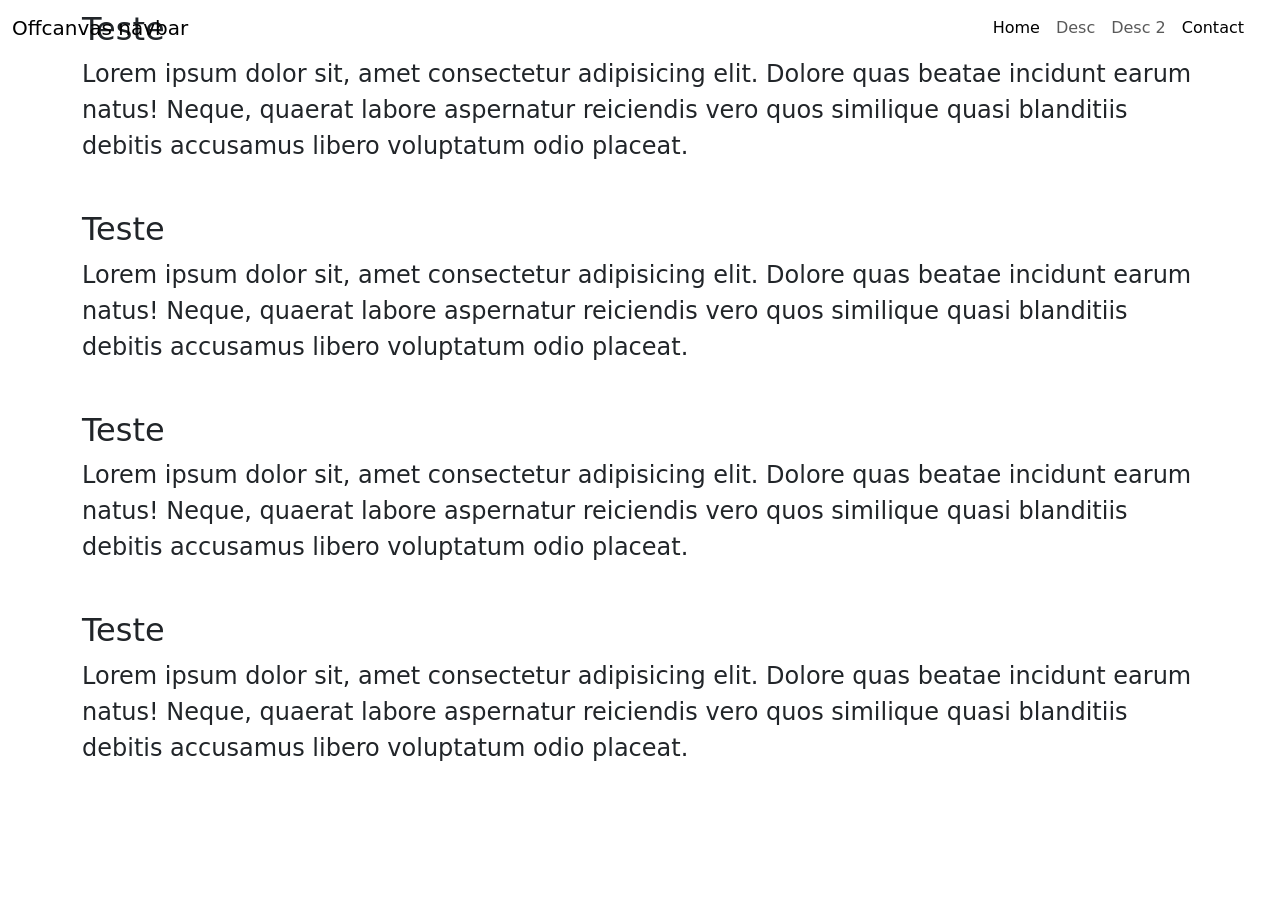
<file: index.html>
<!DOCTYPE html>
<html lang="pt-BR">
<head>
    <meta charset="UTF-8">
    <meta name="viewport" content="width=device-width, initial-scale=1.0">
    <title>Tde Front-End</title>
    <!-- Styles do código com CDN do Bootstrap -->
    <link rel="stylesheet" href="./style/style.css">
    <link href="https://cdn.jsdelivr.net/npm/bootstrap@5.3.8/dist/css/bootstrap.min.css" rel="stylesheet" integrity="sha384-sRIl4kxILFvY47J16cr9ZwB07vP4J8+LH7qKQnuqkuIAvNWLzeN8tE5YBujZqJLB" crossorigin="anonymous">
</head>
<body>
    <header>
        <nav class="navbar navbar-expand-lg fixed-top light-bg">
  <div class="container-fluid">
    <a class="navbar-brand" href="#">Offcanvas navbar</a>
    <button class="navbar-toggler" type="button" data-bs-toggle="offcanvas" data-bs-target="#offcanvasNavbar" aria-controls="offcanvasNavbar">
      <span class="navbar-toggler-icon"></span>
    </button>
    <div class="offcanvas offcanvas-end" tabindex="-1" id="offcanvasNavbar" aria-labelledby="offcanvasNavbarLabel">
      <div class="offcanvas-header">
        <h5 class="offcanvas-title" id="offcanvasNavbarLabel">Offcanvas</h5>
        <button type="button" class="btn-close" data-bs-dismiss="offcanvas" aria-label="Close"></button>
      </div>
      <div class="offcanvas-body">
        <ul class="navbar-nav justify-content-end flex-grow-1 pe-3">
          <li class="nav-item">
            <a class="nav-link active" aria-current="page" href="#">Home</a>
          </li>
          <li class="nav-item">
            <a class="nav-link" href="#">Desc</a>
          </li>
          <li class="nav-item">
            <a class="nav-link" href="#">Desc 2</a>
          </li>
          <li class="nav-item">
            <a class="nav-link active" aria-current="page" href="#">Contact</a>
          </li>
        </ul>
      </div>
    </div>
  </div>
</nav>
    </header>

    <main class="container">
        <section class="content">
            <h2>Teste</h2>
            <p>Lorem ipsum dolor sit, amet consectetur adipisicing elit. Dolore quas beatae incidunt earum natus! Neque, quaerat labore aspernatur reiciendis vero quos similique quasi blanditiis debitis accusamus libero voluptatum odio placeat.</p>
        </section>

        <section class="content">
            <h2>Teste</h2>
            <p>Lorem ipsum dolor sit, amet consectetur adipisicing elit. Dolore quas beatae incidunt earum natus! Neque, quaerat labore aspernatur reiciendis vero quos similique quasi blanditiis debitis accusamus libero voluptatum odio placeat.</p>
        </section>

        <section class="content">
            <h2>Teste</h2>
            <p>Lorem ipsum dolor sit, amet consectetur adipisicing elit. Dolore quas beatae incidunt earum natus! Neque, quaerat labore aspernatur reiciendis vero quos similique quasi blanditiis debitis accusamus libero voluptatum odio placeat.</p>
        </section>

        <section class="content">
            <h2>Teste</h2>
            <p>Lorem ipsum dolor sit, amet consectetur adipisicing elit. Dolore quas beatae incidunt earum natus! Neque, quaerat labore aspernatur reiciendis vero quos similique quasi blanditiis debitis accusamus libero voluptatum odio placeat.</p>
        </section>
    </main>

    <footer>

    </footer>
    <!-- Bootstrap Javascript -->
    <script src="https://cdn.jsdelivr.net/npm/@popperjs/core@2.11.8/dist/umd/popper.min.js" integrity="sha384-I7E8VVD/ismYTF4hNIPjVp/Zjvgyol6VFvRkX/vR+Vc4jQkC+hVqc2pM8ODewa9r" crossorigin="anonymous"></script>
    <script src="https://cdn.jsdelivr.net/npm/bootstrap@5.3.8/dist/js/bootstrap.min.js" integrity="sha384-G/EV+4j2dNv+tEPo3++6LCgdCROaejBqfUeNjuKAiuXbjrxilcCdDz6ZAVfHWe1Y" crossorigin="anonymous"></script>
</body>
</html>
</file>
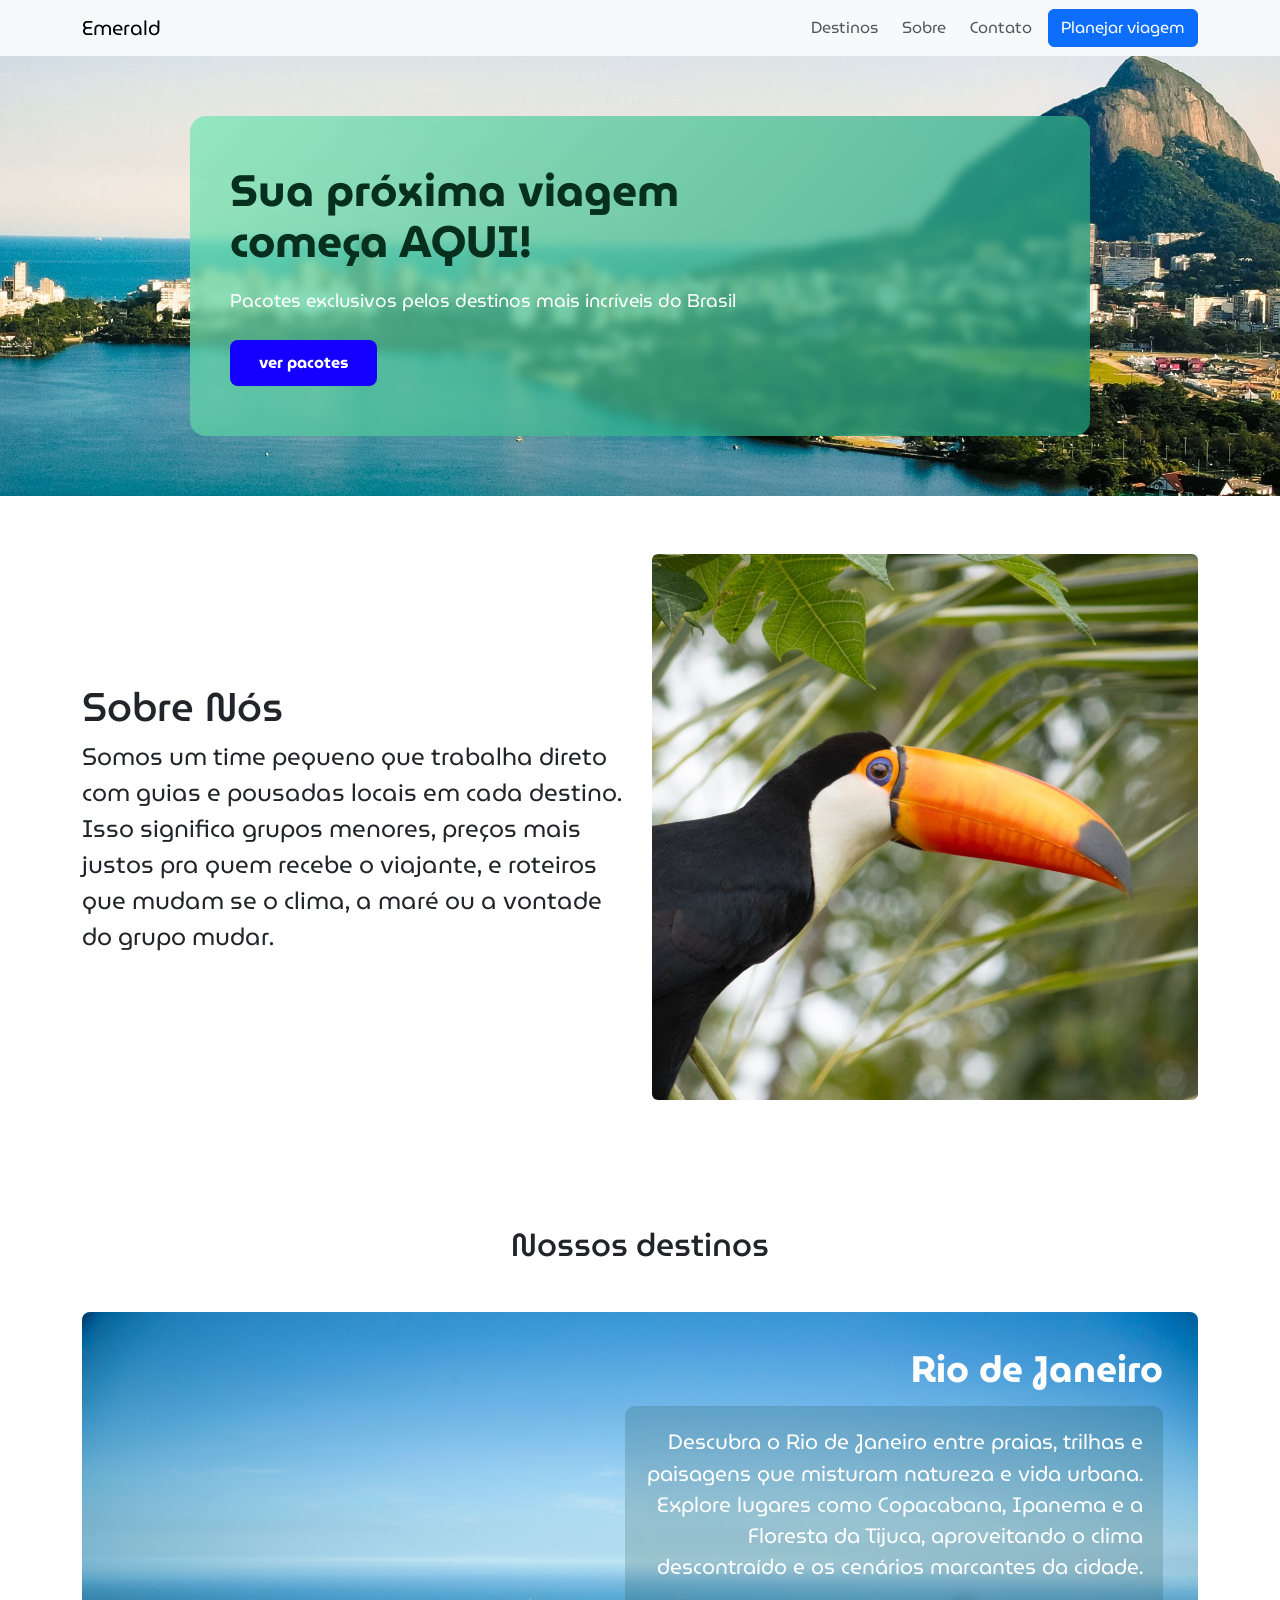
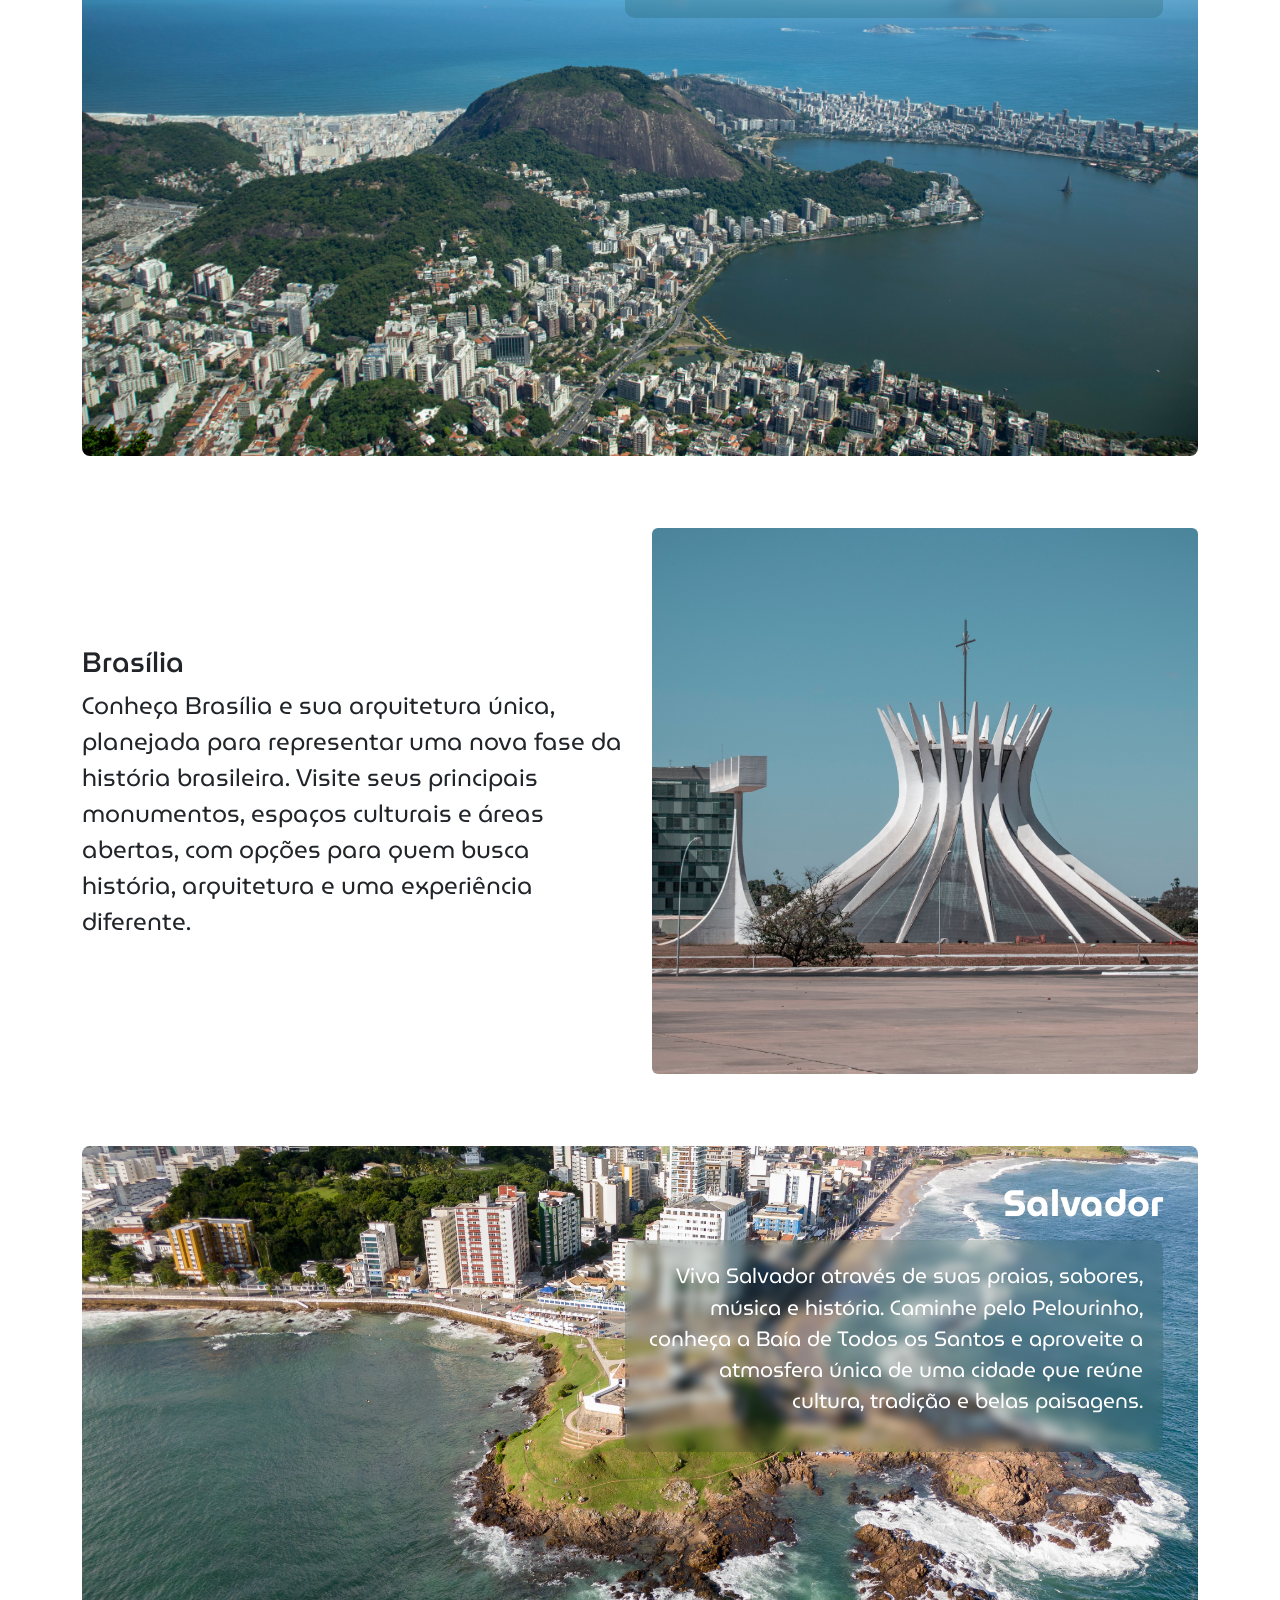
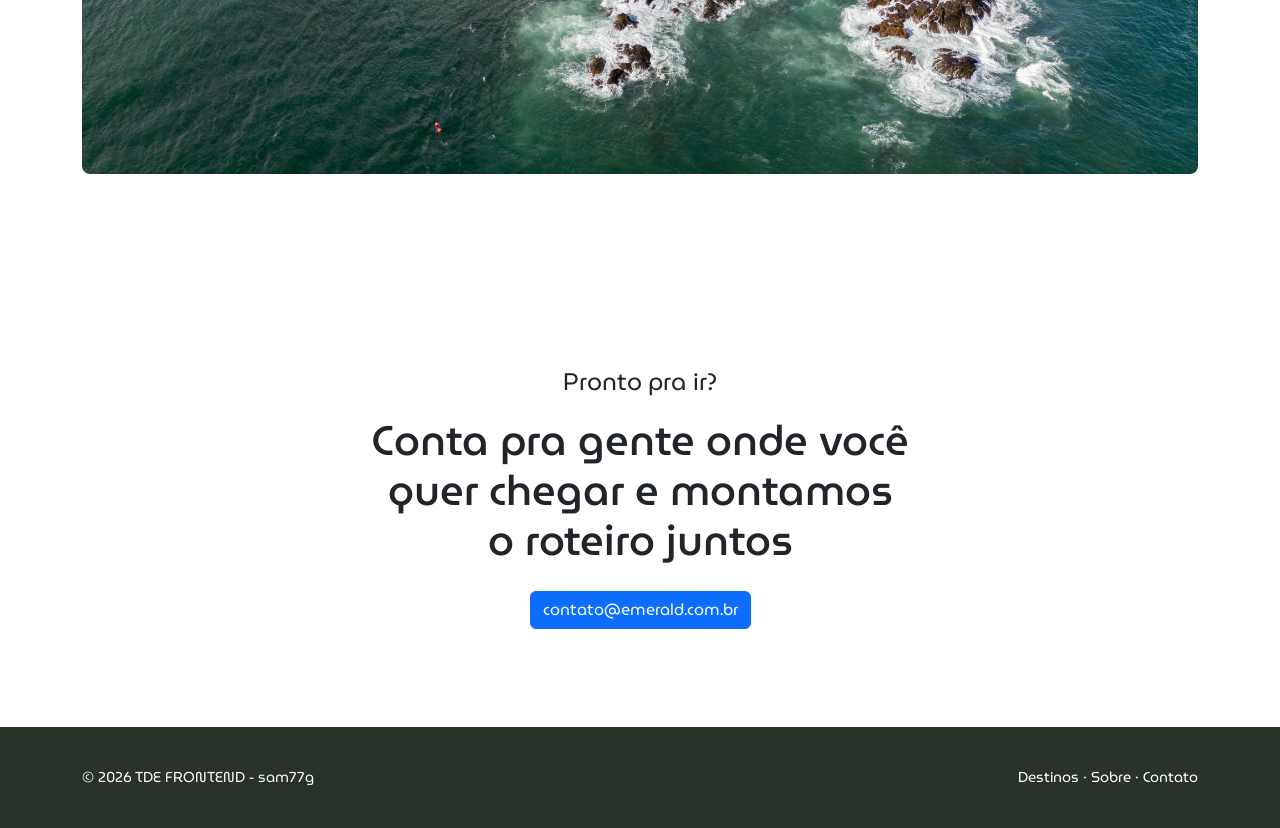
<file: docs/index.html>
<!DOCTYPE html>
<html lang="pt-BR">

<head>
  <meta charset="UTF-8">
  <meta name="viewport" content="width=device-width, initial-scale=1.0">
  <title>Tde Front-End</title>
  <!-- main css -->
  <link rel="stylesheet" href="./style/style.css">
  <!-- Styles from Bootstrap -->
  <link rel="stylesheet" href="https://cdn.jsdelivr.net/npm/bootstrap-icons@1.13.1/font/bootstrap-icons.min.css">
  <link href="https://cdn.jsdelivr.net/npm/bootstrap@5.3.8/dist/css/bootstrap.min.css" rel="stylesheet"
    integrity="sha384-sRIl4kxILFvY47J16cr9ZwB07vP4J8+LH7qKQnuqkuIAvNWLzeN8tE5YBujZqJLB" crossorigin="anonymous">
</head>

<body>

  <nav class="navbar navbar-expand-lg sticky-top bg-light">
    <div class="container">
      <a class="navbar-brand brand" href="#">Emerald</a>
      <button class="navbar-toggler" type="button" data-bs-toggle="offcanvas" data-bs-target="#menu"
        aria-controls="menu">
        <span class="navbar-toggler-icon"></span>
      </button>
      <div class="offcanvas offcanvas-end" tabindex="-1" id="menu">
        <div class="offcanvas-header">
          <span class="brand">Emerald</span>
          <button type="button" class="btn-close" data-bs-dismiss="offcanvas"></button>
        </div>
        <div class="offcanvas-body">
          <ul class="navbar-nav ms-auto align-items-lg-center gap-lg-2">
            <li class="nav-item"><a class="nav-link" href="#destinos">Destinos</a></li>
            <li class="nav-item"><a class="nav-link" href="#sobre">Sobre</a></li>
            <li class="nav-item"><a class="nav-link" href="#contato">Contato</a></li>
            <li class="nav-item"><a class="btn btn-primary mt-2 mt-lg-0" href="#contato">Planejar viagem</a></li>
          </ul>
        </div>
      </div>
    </div>
  </nav>


  <!-- Hero -->
  <section class="hero-section">
    <div class="hero-bg"></div>
    <div class="container">
      <div class="hero-card">
        <h1 class="fw-bold">Sua próxima viagem<br>começa AQUI!</h1>
        <p>Pacotes exclusivos pelos destinos mais incríveis do Brasil</p>
        <a href="#destinos" class="btn btn-hero fw-bold" id="btn-hero">ver pacotes</a>
      </div>
    </div>
  </section>

  <main>

    <section class="py-5" id="sobre">
      <div class="container">
        <div class="row align-items-center g-4">
          <div class="col-md-6">
            <h1>Sobre Nós</h1>
            <p>Somos um time pequeno que trabalha direto com guias e pousadas locais em cada destino.
              Isso significa grupos menores, preços mais justos pra quem recebe o viajante, e roteiros que mudam se o
              clima,
              a maré ou a vontade do grupo mudar.</p>
          </div>
          <div class="col-md-6">
            <img src="./img/Tucano.jpg" alt="tucano" class="img-fluid rounded">
          </div>
        </div>
      </div>
    </section>

    <section id="destinos" class="py-5">
      <div class="container">

        <h2 class="text-center mb-5">
          Nossos destinos
        </h2>

        <!-- RJ -->
        <article class="destino mb-4">
          <!-- imagem -->
          <img src="./img/RJ_de_outro_angulo.jpg" alt="Rio de Janeiro" class="img-fluid destino-img">

          <div class="destino-conteudo">
            <!-- titulo -->
            <h3>Rio de Janeiro</h3>
            <!-- descrição -->
            <div class="destino-descricao">
              <p> Descubra o Rio de Janeiro entre praias, trilhas e
                paisagens que misturam natureza e vida urbana. Explore
                lugares como Copacabana, Ipanema e a Floresta da Tijuca,
                aproveitando o clima descontraído e os cenários marcantes
                da cidade.</p>
            </div>
          </div>
        </article>

        <!-- Brasília -->
        <article class="destino mb-4 py-5">
          <div class="row align-items-center g-4 ">

            <div class="col-md-6">
              <h3>Brasília</h3>
              <p> Conheça Brasília e sua arquitetura única, planejada para
                representar uma nova fase da história brasileira. Visite
                seus principais monumentos, espaços culturais e áreas
                abertas, com opções para quem busca história, arquitetura
                e uma experiência diferente.</p>
            </div>

            <div class="col-md-6 ">
              <img src="./img/brasilia.jpg" alt="Catedral de Brasília" class="img-fluid rounded ">
            </div>
          </div>

        </article>

        <!-- Salvador -->
        <article class="destino mb-4">
          <!-- imagem -->
          <img src="./img/salvador_BA.jpg" alt="Orla de Salvador" class="img-fluid destino-img">

          <div class="destino-conteudo">
            <!-- titulo -->
            <h3>Salvador</h3>
            <!-- descrição -->
            <div class="destino-descricao">
              <p> Viva Salvador através de suas praias, sabores, música e
                história. Caminhe pelo Pelourinho, conheça a Baía de Todos
                os Santos e aproveite a atmosfera única de uma cidade que
                reúne cultura, tradição e belas paisagens.</p>
            </div>
          </div>
        </article>
      </div>

    </section>

    <section class="cta" id="contato">
      <div class="container">
        <p class="section-label">Pronto pra ir?</p>
        <h2>Conta pra gente onde você quer chegar e montamos o roteiro juntos</h2>
        <a href="mailto:contato@emerald.com.br" class="btn btn-primary">contato@emerald.com.br</a>
      </div>
    </section>
  </main>

  <footer>
    <div class="container d-flex flex-wrap justify-content-between gap-3">
      <span>© 2026 TDE FRONTEND - sam77g</span>
      <span><a href="#destinos">Destinos</a> · <a href="#sobre">Sobre</a> · <a href="#contato">Contato</a></span>
    </div>
  </footer>
  <!-- Bootstrap Javascript -->
  <script src="https://cdn.jsdelivr.net/npm/@popperjs/core@2.11.8/dist/umd/popper.min.js"
    integrity="sha384-I7E8VVD/ismYTF4hNIPjVp/Zjvgyol6VFvRkX/vR+Vc4jQkC+hVqc2pM8ODewa9r"
    crossorigin="anonymous"></script>
  <script src="https://cdn.jsdelivr.net/npm/bootstrap@5.3.8/dist/js/bootstrap.min.js"
    integrity="sha384-G/EV+4j2dNv+tEPo3++6LCgdCROaejBqfUeNjuKAiuXbjrxilcCdDz6ZAVfHWe1Y"
    crossorigin="anonymous"></script>
</body>

</html>
</file>
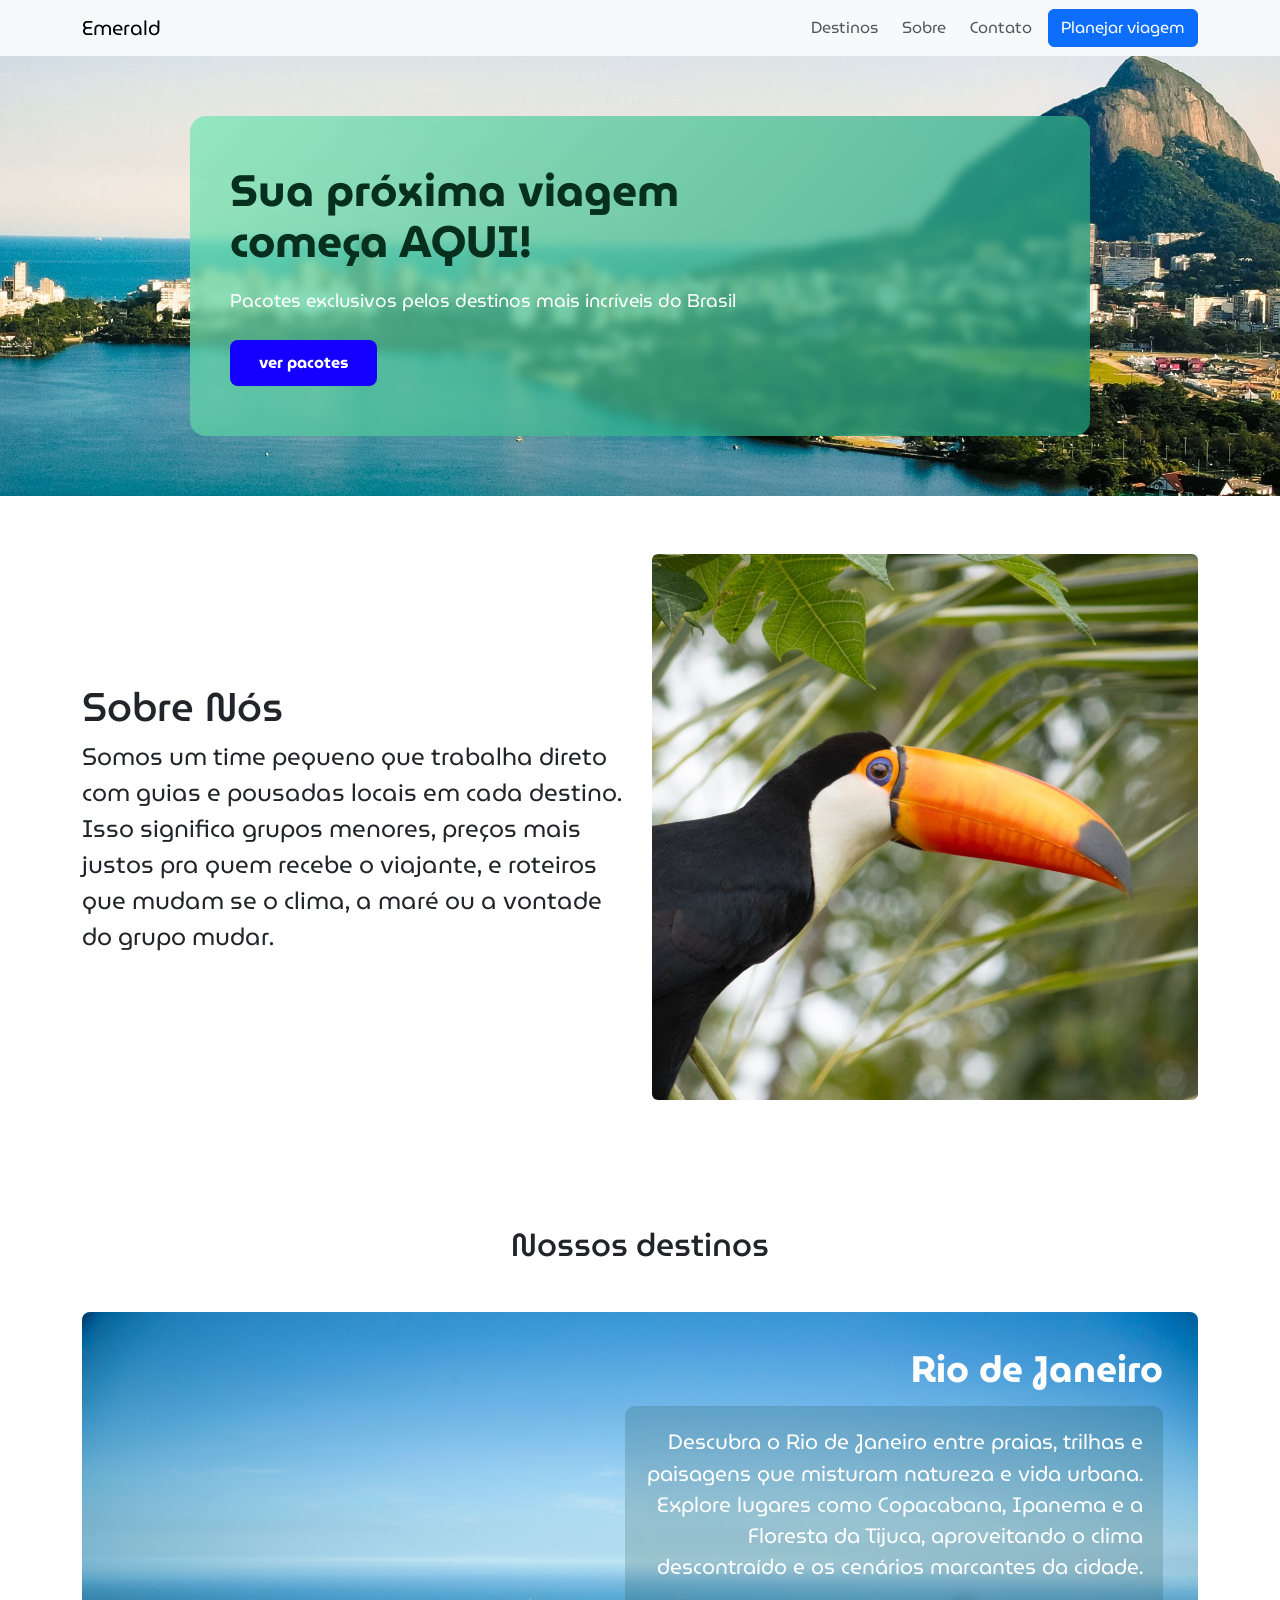
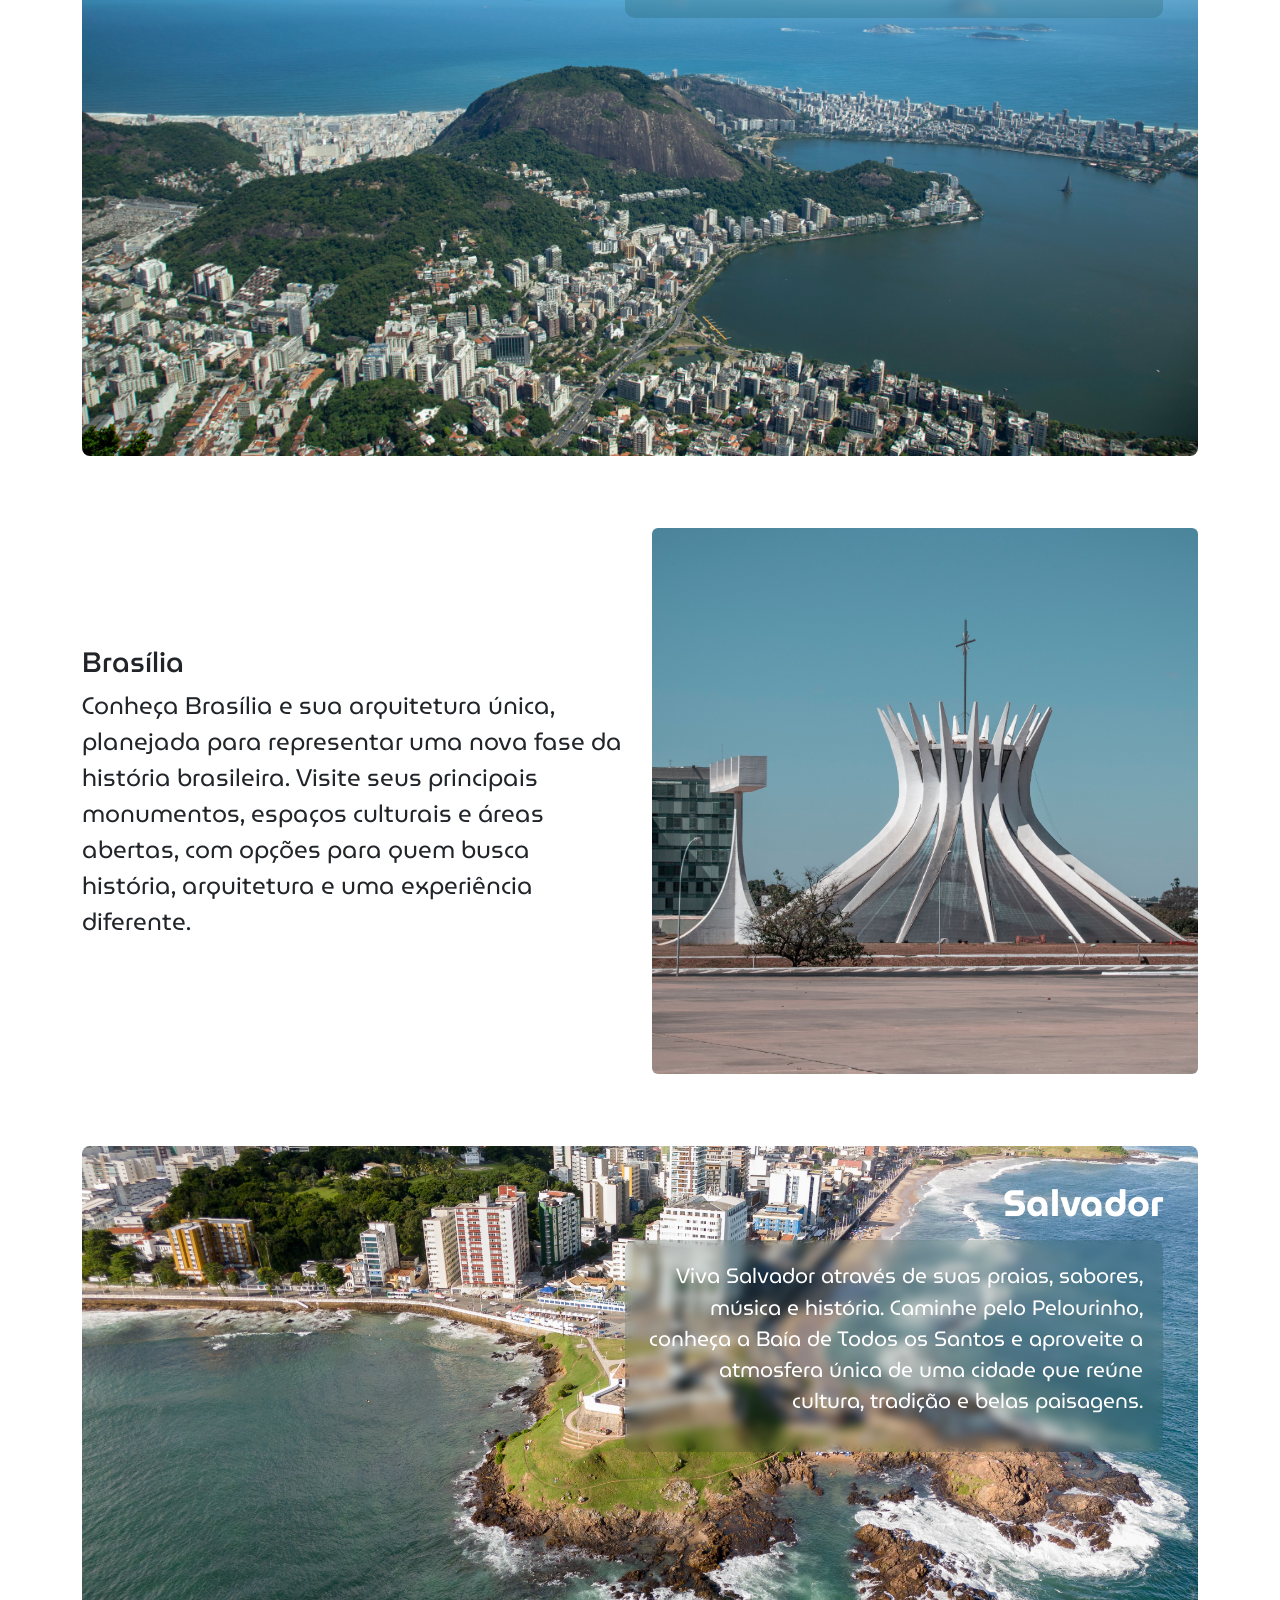
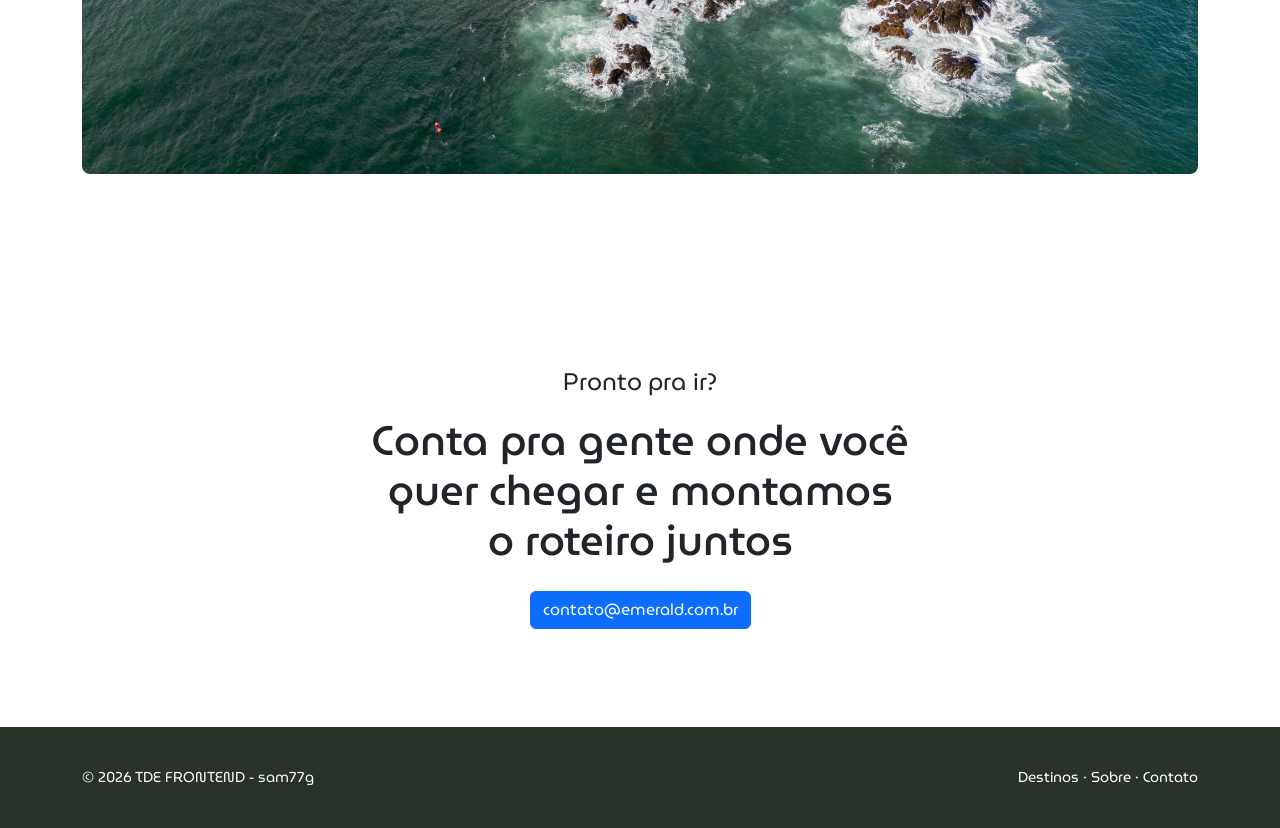
<file: src/index.html>
<!DOCTYPE html>
<html lang="pt-BR">

<head>
  <meta charset="UTF-8">
  <meta name="viewport" content="width=device-width, initial-scale=1.0">
  <title>Tde Front-End</title>
  <!-- main css -->
  <link rel="stylesheet" href="./style/style.css">
  <!-- Styles from Bootstrap -->
  <link rel="stylesheet" href="https://cdn.jsdelivr.net/npm/bootstrap-icons@1.13.1/font/bootstrap-icons.min.css">
  <link href="https://cdn.jsdelivr.net/npm/bootstrap@5.3.8/dist/css/bootstrap.min.css" rel="stylesheet"
    integrity="sha384-sRIl4kxILFvY47J16cr9ZwB07vP4J8+LH7qKQnuqkuIAvNWLzeN8tE5YBujZqJLB" crossorigin="anonymous">
</head>

<body>

  <nav class="navbar navbar-expand-lg sticky-top bg-light">
    <div class="container">
      <a class="navbar-brand brand" href="#">Emerald</a>
      <button class="navbar-toggler" type="button" data-bs-toggle="offcanvas" data-bs-target="#menu"
        aria-controls="menu">
        <span class="navbar-toggler-icon"></span>
      </button>
      <div class="offcanvas offcanvas-end" tabindex="-1" id="menu">
        <div class="offcanvas-header">
          <span class="brand">Emerald</span>
          <button type="button" class="btn-close" data-bs-dismiss="offcanvas"></button>
        </div>
        <div class="offcanvas-body">
          <ul class="navbar-nav ms-auto align-items-lg-center gap-lg-2">
            <li class="nav-item"><a class="nav-link" href="#destinos">Destinos</a></li>
            <li class="nav-item"><a class="nav-link" href="#sobre">Sobre</a></li>
            <li class="nav-item"><a class="nav-link" href="#contato">Contato</a></li>
            <li class="nav-item"><a class="btn btn-primary mt-2 mt-lg-0" href="#contato">Planejar viagem</a></li>
          </ul>
        </div>
      </div>
    </div>
  </nav>


  <!-- Hero -->
  <section class="hero-section">
    <div class="hero-bg"></div>
    <div class="container">
      <div class="hero-card">
        <h1 class="fw-bold">Sua próxima viagem<br>começa AQUI!</h1>
        <p>Pacotes exclusivos pelos destinos mais incríveis do Brasil</p>
        <a href="#destinos" class="btn btn-hero fw-bold" id="btn-hero">ver pacotes</a>
      </div>
    </div>
  </section>

  <main>

    <section class="py-5" id="sobre">
      <div class="container">
        <div class="row align-items-center g-4">
          <div class="col-md-6">
            <h1>Sobre Nós</h1>
            <p>Somos um time pequeno que trabalha direto com guias e pousadas locais em cada destino.
              Isso significa grupos menores, preços mais justos pra quem recebe o viajante, e roteiros que mudam se o
              clima, a maré ou a vontade do grupo mudar.</p>
          </div>
          <div class="col-md-6">
            <img src="./img/Tucano.jpg" alt="tucano" class="img-fluid rounded">
          </div>
        </div>
      </div>
    </section>

    <section id="destinos" class="py-5">
      <div class="container">

        <h2 class="text-center mb-5">
          Nossos destinos
        </h2>

        <!-- RJ -->
        <article class="destino mb-4">
          <!-- imagem -->
          <img src="./img/RJ_de_outro_angulo.jpg" alt="Rio de Janeiro" class="img-fluid destino-img">

          <div class="destino-conteudo">
            <!-- titulo -->
            <h3>Rio de Janeiro</h3>
            <!-- descrição -->
            <div class="destino-descricao">
              <p> Descubra o Rio de Janeiro entre praias, trilhas e
                paisagens que misturam natureza e vida urbana. Explore
                lugares como Copacabana, Ipanema e a Floresta da Tijuca,
                aproveitando o clima descontraído e os cenários marcantes
                da cidade.</p>
            </div>
          </div>
        </article>

        <!-- Brasília -->
        <article class="destino mb-4 py-5">
          <div class="row align-items-center g-4 ">

            <div class="col-md-6">
              <h3>Brasília</h3>
              <p> Conheça Brasília e sua arquitetura única, planejada para
                representar uma nova fase da história brasileira. Visite
                seus principais monumentos, espaços culturais e áreas
                abertas, com opções para quem busca história, arquitetura
                e uma experiência diferente.</p>
            </div>

            <div class="col-md-6 ">
              <img src="./img/brasilia.jpg" alt="Catedral de Brasília" class="img-fluid rounded ">
            </div>
          </div>

        </article>

        <!-- Salvador -->
        <article class="destino mb-4">
          <!-- imagem -->
          <img src="./img/salvador_BA.jpg" alt="Orla de Salvador" class="img-fluid destino-img">

          <div class="destino-conteudo">
            <!-- titulo -->
            <h3>Salvador</h3>
            <!-- descrição -->
            <div class="destino-descricao">
              <p> Viva Salvador através de suas praias, sabores, música e
                história. Caminhe pelo Pelourinho, conheça a Baía de Todos
                os Santos e aproveite a atmosfera única de uma cidade que
                reúne cultura, tradição e belas paisagens.</p>
            </div>
          </div>
        </article>
      </div>

    </section>

    <section class="cta" id="contato">
      <div class="container">
        <p class="section-label">Pronto pra ir?</p>
        <h2>Conta pra gente onde você quer chegar e montamos o roteiro juntos</h2>
        <a href="mailto:contato@emerald.com.br" class="btn btn-primary">contato@emerald.com.br</a>
      </div>
    </section>
  </main>

  <footer>
    <div class="container d-flex flex-wrap justify-content-between gap-3">
      <span>© 2026 TDE FRONTEND - sam77g</span>
      <span><a href="#destinos">Destinos</a> · <a href="#sobre">Sobre</a> · <a href="#contato">Contato</a></span>
    </div>
  </footer>
  <!-- Bootstrap Javascript -->
  <script src="https://cdn.jsdelivr.net/npm/@popperjs/core@2.11.8/dist/umd/popper.min.js"
    integrity="sha384-I7E8VVD/ismYTF4hNIPjVp/Zjvgyol6VFvRkX/vR+Vc4jQkC+hVqc2pM8ODewa9r"
    crossorigin="anonymous"></script>
  <script src="https://cdn.jsdelivr.net/npm/bootstrap@5.3.8/dist/js/bootstrap.min.js"
    integrity="sha384-G/EV+4j2dNv+tEPo3++6LCgdCROaejBqfUeNjuKAiuXbjrxilcCdDz6ZAVfHWe1Y"
    crossorigin="anonymous"></script>
</body>

</html>
</file>
<file: style/style.css>
* { 
    margin: 0;
    padding: 0; 
}

body{
    margin: 5px;
    font-family: Arial, Helvetica, sans-serif;
}

@media (min-width: 768px) {
    .header {
        flex-direction: column;
    }
}


main{
    font-size: 1.5em;
    display: flex;
    flex-direction: column;
    gap: 30px;
    padding: 10px 15px;
    align-items: center;
}
</file>
<file: docs/style/style.css>
/* fonts */
@import url('https://fonts.googleapis.com/css2?family=Lexend+Zetta:wght@100..900&family=MuseoModerno:ital,wght@0,100..900;1,100..900&family=Noto+Sans:ital,wght@0,100..900;1,100..900&family=Sansation:ital,wght@0,300;0,400;0,700;1,300;1,400;1,700&display=swap');

/* variáveis */
:root {
  --primary-color: #00E30A;
  --second-color: #293329;
  --third-color: #91E300;
  --bs-body-bg: #FBF0F6;
  --bs-body-font-family: 'Museo Moderno', sans-serif;
  --bs-text-color: #fbfbfb;
}


* { 
    margin: 0;
    padding: 0; 
}
@media (min-width: 768px) {
    .header {
        flex-direction: column;
    }
}


main{
    font-size: 1.5em;
    display: flex;
    flex-direction: column;
    gap: 30px;
    padding: 10px 15px;
    align-items: center;
}



header h1 {
    font-size: 1.2em;
    text-align: center;
    margin-bottom: 20px;
}




/* GLOBAL SETTINGS */
html,
body {
  
  margin: 0;
  padding: 0;
  height: 100dvh;
}

html {
  scroll-padding-top: env(safe-area-inset-top, 0px);
}

header {
  font-family: museomoderno;
}

.img {
  max-width: 720px;
  max-height: 720px;
}

/* SOBRE SECTION */
.sobre {
  font-family: museomoderno;
  background-color: var(--second-coloR);
}

.sobre h2 {
  color: var(--bs-text-color);
}

/* HERO SECTION */

.hero-section {
  font-family: museomoderno;
  position: relative;
  padding: 60px 0;
  overflow: hidden;
}

.hero-bg {
  position: absolute;
  inset: 0;
  background: url("../img/Rio_de_Janeiro.jpg");
  background-size: cover;
  background-position: center center;
  background-repeat: no-repeat;
  background-attachment: fixed;
  transform: scale(1.05);
  z-index: -1;
}

.hero-card {
  font-family: museomoderno;
  backdrop-filter: blur(5px);
  max-width: 900px;
  margin: 0 auto;
  padding: 50px 40px;
  border-radius: 16px;
  background: linear-gradient(135deg, rgba(120, 230, 180, 0.75), rgba(20, 150, 120, 0.75));
  color: #06301d;
}

.hero-card h1 {
  font-family: museomoderno;
  font-size: 2.75rem;
  line-height: 1.15;
}

.hero-card p {
  color: #fff;
  font-size: 1.15rem;
  margin: 20px 0 25px;
}

#btn-hero {
  background-color: #1400ff;
  color: #fff;
  padding: 10px 28px;
  border-radius: 8px;
}

#btn-hero:hover {
  background-color: #0e00cc;
  color: #fff;
}
/* DESTINO SECTION */
.destino {
  font-family: museomoderno;
  position: relative;
  overflow: hidden;
  border-radius: 8px;
  min-height: 350px;
}

.container{
  font-family: museomoderno;
}

.destino-img {
  width: 100%;
  height: 350px;
  object-fit: cover;
}


.destino-conteudo {
  position: absolute;
  top: 25px;
  right: 25px;
  width: 50%;
  color: white;
  text-align: right;
  border-radius: 10px;
  padding: 10px;
}

.destino-descricao {
  padding: 20px;
  color: white;
  text-align: right;
  background-color: #06301d28;
  backdrop-filter: blur(5px);
  border-radius: 10px;
  font-size: 1.3rem;
  line-height: 1.5;
}

.destino-conteudo h3 {
  font-size: 2.3rem;
  font-weight: 700;
  margin-bottom: 15px;
}




.cta {
  font-family: museomoderno;
  padding: 5.5rem 0;
  text-align: center;
}

.cta h2 {
  font-size: clamp(1.8rem, 3.5vw, 2.6rem);
  max-width: 20ch;
  margin: 0 auto 1.5rem;
}

footer {
  font-family: museomoderno;
  background: var(--second-color);
  color: var(--bs-text-color);
  padding: 2.5rem 0;
  font-size: .9rem;
}

footer a {
  color: var(--bs-body-bg);
  text-decoration: none;
}




/* Mobile  */

@media (max-width: 576px) {
  .hero-card h1 {
    font-size: 1.9rem;
  }

  .hero-card {
    padding: 30px 20px;
  }
}

@media (max-width: 768px) {

    .destino {
        display: flex;
        flex-direction: column;

        min-height: auto;

        background-color: white;
    }

    .destino-conteudo {
        position: static;

        width: 100%;

        padding: 0 10px 25px;

        color: #222;
        text-align: left;
    }

    .destino-conteudo h3 {
        font-size: 2rem;
        margin-bottom: 15px;
    }

    .destino-descricao {
        padding: 0;

        background-color: transparent;

        border-radius: 0;
    }

    .destino-descricao p {
        font-size: 1.05rem;
        line-height: 1.6;
        color: var(--second-color);
        text-align: justify;
    }

    .destino-img {
        width: 100%;
        height: auto;

        min-height: 250px;
        object-fit: cover;

        border-radius: 8px;
    }

}
</file>
<file: src/style/style.css>
/* fonts */
@import url('https://fonts.googleapis.com/css2?family=Lexend+Zetta:wght@100..900&family=MuseoModerno:ital,wght@0,100..900;1,100..900&family=Noto+Sans:ital,wght@0,100..900;1,100..900&family=Sansation:ital,wght@0,300;0,400;0,700;1,300;1,400;1,700&display=swap');

/* variáveis */
:root {
  --primary-color: #00E30A;
  --second-color: #293329;
  --third-color: #91E300;
  --bs-body-bg: #FBF0F6;
  --bs-body-font-family: 'Museo Moderno', sans-serif;
  --bs-text-color: #fbfbfb;
}


* { 
    margin: 0;
    padding: 0; 
}
@media (min-width: 768px) {
    .header {
        flex-direction: column;
    }
}


main{
    font-size: 1.5em;
    display: flex;
    flex-direction: column;
    gap: 30px;
    padding: 10px 15px;
    align-items: center;
}



header h1 {
    font-size: 1.2em;
    text-align: center;
    margin-bottom: 20px;
}




/* GLOBAL SETTINGS */
html,
body {
  
  margin: 0;
  padding: 0;
  height: 100dvh;
}

html {
  scroll-padding-top: env(safe-area-inset-top, 0px);
}

header {
  font-family: museomoderno;
}

.img {
  max-width: 720px;
  max-height: 720px;
}

/* SOBRE SECTION */
.sobre {
  font-family: museomoderno;
  background-color: var(--second-coloR);
}

.sobre h2 {
  color: var(--bs-text-color);
}

/* HERO SECTION */

.hero-section {
  font-family: museomoderno;
  position: relative;
  padding: 60px 0;
  overflow: hidden;
}

.hero-bg {
  position: absolute;
  inset: 0;
  background: url("../img/Rio_de_Janeiro.jpg");
  background-size: cover;
  background-position: center center;
  background-repeat: no-repeat;
  background-attachment: fixed;
  transform: scale(1.05);
  z-index: -1;
}

.hero-card {
  font-family: museomoderno;
  backdrop-filter: blur(5px);
  max-width: 900px;
  margin: 0 auto;
  padding: 50px 40px;
  border-radius: 16px;
  background: linear-gradient(135deg, rgba(120, 230, 180, 0.75), rgba(20, 150, 120, 0.75));
  color: #06301d;
}

.hero-card h1 {
  font-family: museomoderno;
  font-size: 2.75rem;
  line-height: 1.15;
}

.hero-card p {
  color: #fff;
  font-size: 1.15rem;
  margin: 20px 0 25px;
}

#btn-hero {
  background-color: #1400ff;
  color: #fff;
  padding: 10px 28px;
  border-radius: 8px;
}

#btn-hero:hover {
  background-color: #0e00cc;
  color: #fff;
}
/* DESTINO SECTION */
.destino {
  font-family: museomoderno;
  position: relative;
  overflow: hidden;
  border-radius: 8px;
  min-height: 350px;
}

.container{
  font-family: museomoderno;
}

.destino-img {
  width: 100%;
  height: 350px;
  object-fit: cover;
}


.destino-conteudo {
  position: absolute;
  top: 25px;
  right: 25px;
  width: 50%;
  color: white;
  text-align: right;
  border-radius: 10px;
  padding: 10px;
}

.destino-descricao {
  padding: 20px;
  color: white;
  text-align: right;
  background-color: #06301d28;
  backdrop-filter: blur(5px);
  border-radius: 10px;
  font-size: 1.3rem;
  line-height: 1.5;
}

.destino-conteudo h3 {
  font-size: 2.3rem;
  font-weight: 700;
  margin-bottom: 15px;
}


/* CTA */

.cta {
  font-family: museomoderno;
  padding: 5.5rem 0;
  text-align: center;
}

.cta h2 {
  font-size: clamp(1.8rem, 3.5vw, 2.6rem);
  max-width: 20ch;
  margin: 0 auto 1.5rem;
}

/* FOOTER */

footer {
  font-family: museomoderno;
  background: var(--second-color);
  color: var(--bs-text-color);
  padding: 2.5rem 0;
  font-size: .9rem;
}

footer a {
  color: var(--bs-body-bg);
  text-decoration: none;
}




/* Mobile  */

@media (max-width: 576px) {
  .hero-card h1 {
    font-size: 1.9rem;
  }

  .hero-card {
    padding: 30px 20px;
  }
}

@media (max-width: 768px) {

    .destino {
        display: flex;
        flex-direction: column;

        min-height: auto;

        background-color: white;
    }

    .destino-conteudo {
        position: static;

        width: 100%;

        padding: 0 10px 25px;

        color: #222;
        text-align: left;
    }

    .destino-conteudo h3 {
        font-size: 2rem;
        margin-bottom: 15px;
    }

    .destino-descricao {
        padding: 0;

        background-color: transparent;

        border-radius: 0;
    }

    .destino-descricao p {
        font-size: 1.05rem;
        line-height: 1.6;
        color: var(--second-color);
        text-align: justify;
    }

    .destino-img {
        width: 100%;
        height: auto;

        min-height: 250px;
        object-fit: cover;

        border-radius: 8px;
    }

}
</file>
